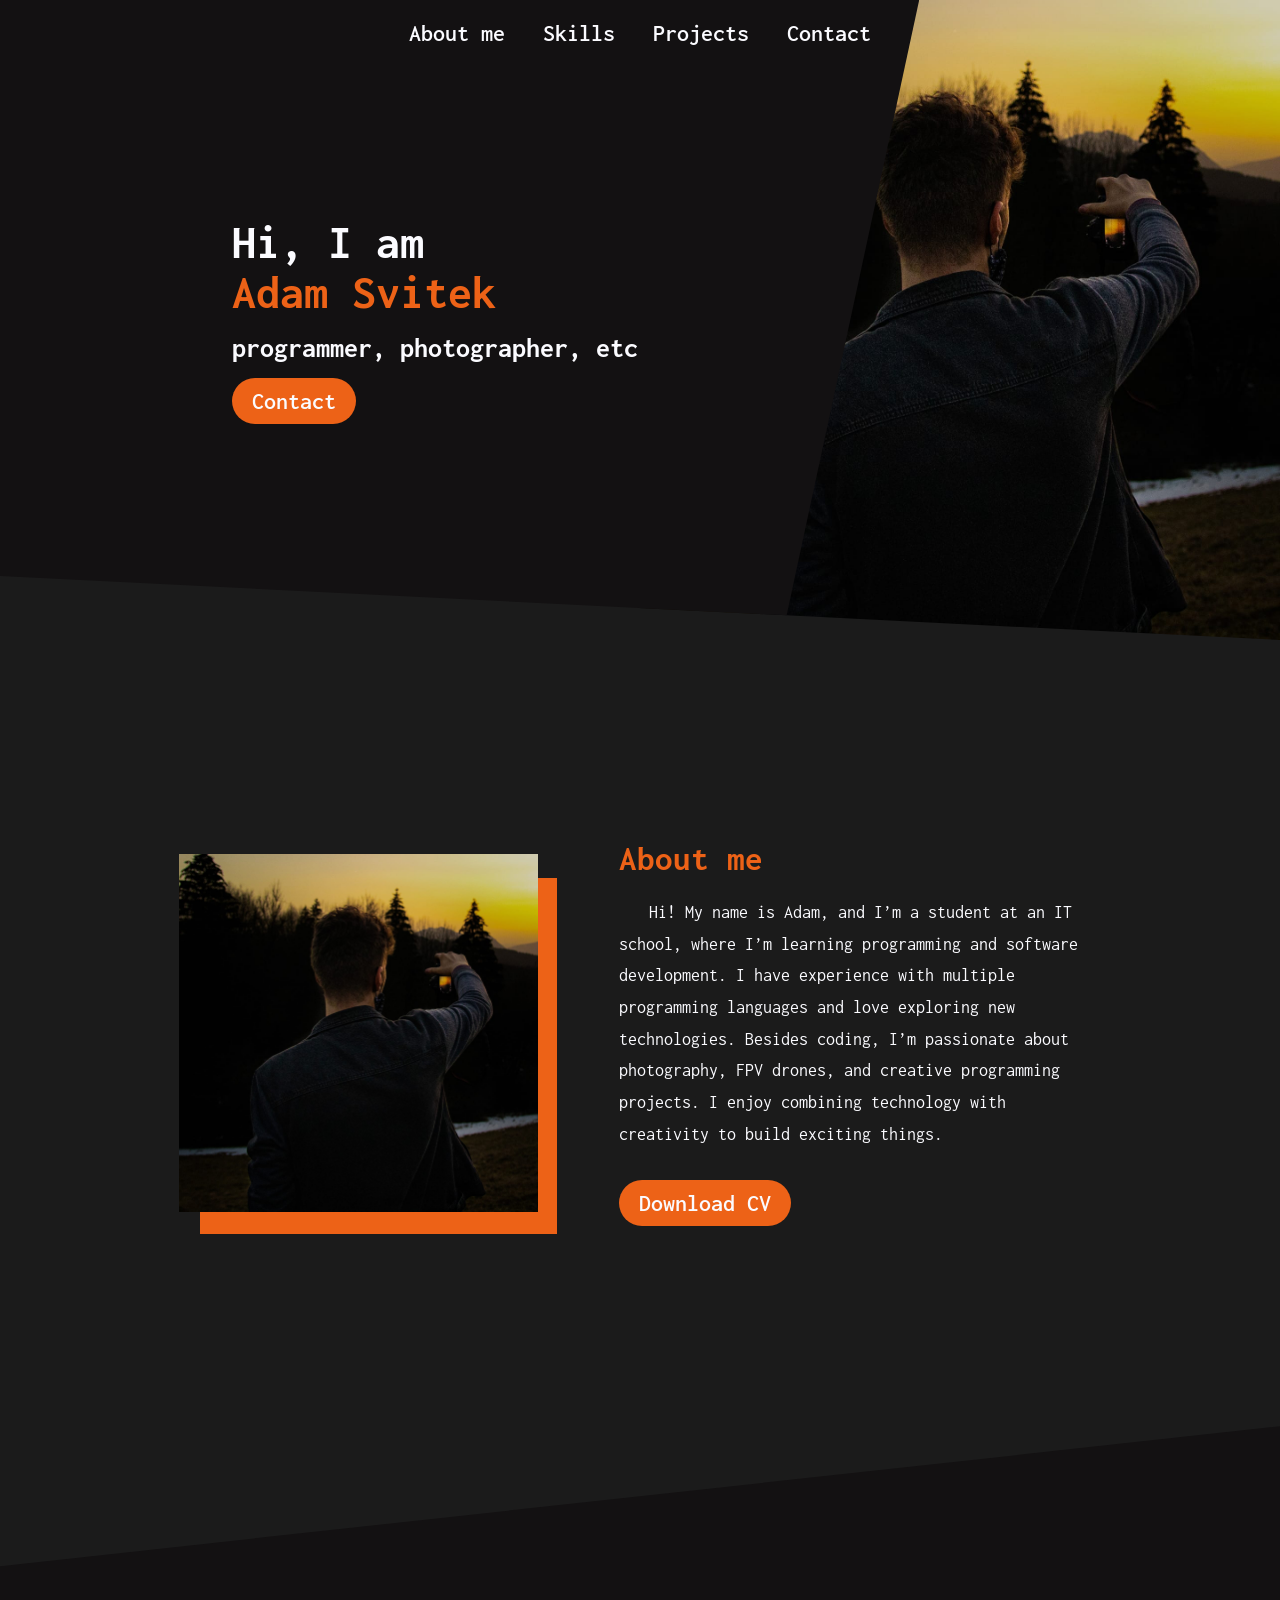
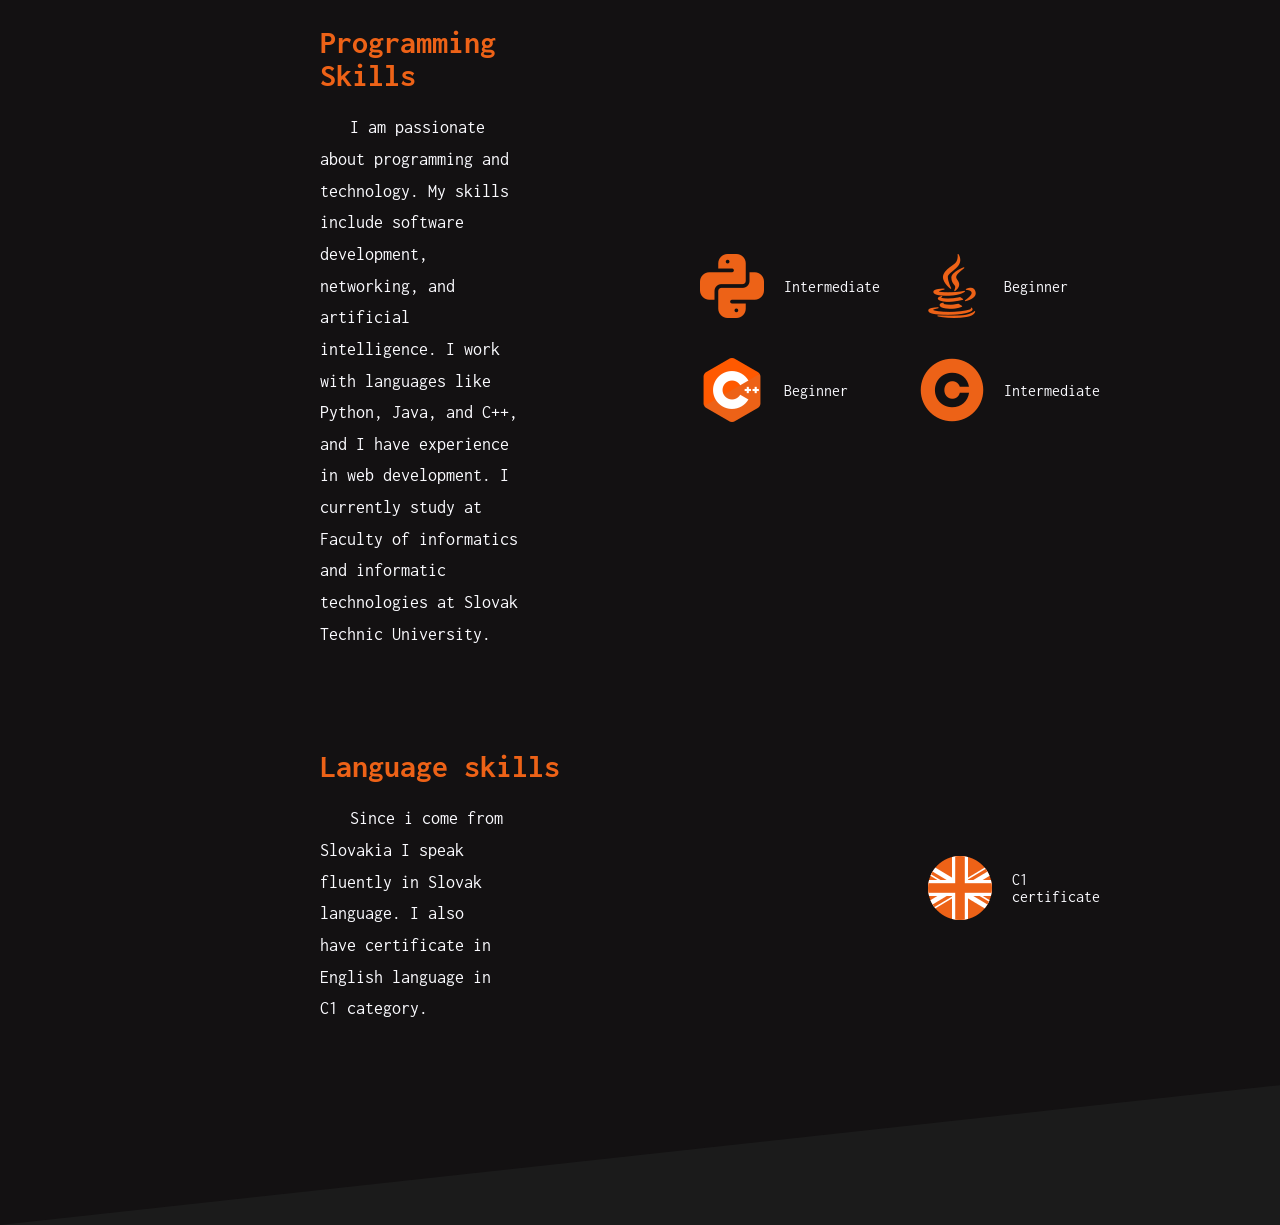
<file: WEBSITE blog/html/index.html>
<!DOCTYPE html>
<html lang="en">
<head>
    <meta charset="UTF-8">
    <meta name="viewport" content="width=device-width, initial-scale=1.0">
    <title>My blog</title>
    <link rel="stylesheet" href="../styles/secondstyle.css">
    <link rel="preconnect" href="https://fonts.googleapis.com">
<link rel="preconnect" href="https://fonts.gstatic.com" crossorigin>
<link href="https://fonts.googleapis.com/css2?family=Inconsolata:wght@200..900&display=swap" rel="stylesheet">

</head>
<body>
    <header>
        <nav class="nav-bar">
            <ul>
                <li><a href="#about">About me</a></li>
                <li><a href="#">Skills</a></li>
                <li><a href="#">Projects</a></li>
                <li><a href="#">Contact</a></li>
            </ul>
        </nav>
    </header>
    <div class="hero">
        <div class="hero-text">
            <h1>Hi, I am <br> <span class="color-text">Adam Svitek</span> </h1>
            <h3>programmer, photographer, etc</h3>
            <div >
                <button class="hero-button">Contact</button>
            </div>
        </div>
        <img src="../images/me.jpg" alt="me">
    </div>

    <div class="second-section" id="about">
        <img src="../images/me.jpg" alt="me.jpg">
        <div class="second-text">
            <h1>About me</h1>
            <p>Hi! My name is Adam, and I’m a student at an IT school, where I’m learning programming and software development. I have experience with multiple programming languages and love exploring new technologies. Besides coding, I’m passionate about photography, FPV drones, and creative programming projects. I enjoy combining technology with creativity to build exciting things.</p>
            <button class="section-button">Download CV</button>    
        </div>
    </div>

    <div class="skills-section">
        <div class="prog-skills">
            <div class="prog-skills-text">
                <h1>Programming Skills</h1>
                <p>I am passionate about programming and technology. My skills include software development, networking, and artificial intelligence. I work with languages like Python, Java, and C++, and I have experience in web development. I currently study at Faculty of informatics and informatic technologies at Slovak Technic University.</p> 
            </div>
            <div class="prog-icons">
                <div class="icon-group1">
                    <img src="../images/python.png" alt="python">
                    <p>Intermediate</p>
                </div>
                <div class="icon-group2">
                    <img src="../images/c.png" alt="c">
                    <p>Intermediate</p>
                </div>
                <div class="icon-group3">
                    <img src="../images/cpp.png" alt="cpp">
                    <p>Beginner</p>
                </div>
                <div class="icon-group4">
                    <img src="../images/java2.png" alt="java">
                    <p>Beginner</p>
                </div>
            </div>
            
        </div>
        <div class="lang-skills">
            <div class="lang-skills-text">
                <h1>Language skills</h1>
                <p>Since i come from Slovakia I speak fluently in Slovak language. I also have certificate in English language in C1 category.</p>
            </div>
            <div class="lang-icons">
                <div class="icon-group5">
                    <img src="../images/united-kingdom.png" alt="eng">
                    <p>C1 certificate</p>
                </div>
                
            </div>
        </div>

        


    </div>



    
    <script src="../javascripts/script.js"></script>
</body>
</html>
</file>
<file: WEBSITE blog/styles/secondstyle.css>
*{
    margin: 0;
    padding: 0;

}

html {
    scroll-behavior: smooth;
}

body{
    font-family: "Inconsolata", serif;
    background-color: #1b1b1b;
    color:#FBFBFF;
}
.nav-bar {
    position: absolute;  /* Make it float above the hero */
    top: 0;
    left: 0;
    width: 100%;  /* Full width */
    z-index: 1000; /* Ensure it's above other elements */
    padding: 20px 0;
    background: transparent; /* Transparent background */
}


.nav-bar ul {
    list-style-type: none;
    padding: 0;
    text-align: center;
}
.nav-bar ul li {
    display: inline;
    margin: 0 15px;
}

.nav-bar ul li a {
    font-weight: 600;
    transition: color 0.3s;
    color:#FBFBFF;
    text-decoration: none;
    font-size: 1.5rem;
}

.nav-bar ul li a:hover{
    color: #ED6217;
}

.hero{
    display: flex;
    justify-content: space-between;
    margin-bottom: 200px;
    clip-path: polygon(0 0, 100% 0, 100% 100%, 0 90%);
    box-shadow: 18px 16px 36px 1px rgba(0,0,0,0.75);

}
.hero-text{
    z-index: 2;
    font-size: 1.5rem;
    background-color:#131112;
    display: flex;
    flex-direction: column;
    justify-content: center;
    padding-inline: 22%;
    clip-path: polygon(0 0, 100% 0%, 85% 100%, 0% 100%);
    
}
.hero-text h1,h3{
    margin-left: -50px;
    margin-bottom: 1rem;
}
.hero-button{
    font-family: "Inconsolata", serif;
    padding:10px 20px;
    margin-left: -50px;
    border: 0;
    cursor: pointer;
    font-weight: 600;
    border-radius: 40px;
    font-size: 1.5rem;
    color: #FBFBFF;
    background-color: #ED6217;
    transition: background-color 0.5s;
}
.hero-button:hover{
    background-color: #a1400c;
}

.color-text{
    color: #ED6217;
}

.hero img{
    z-index: -20;
    margin-left: -50%;
    z-index: -11;
    width: 50%;
    object-fit: cover;
    
}




.second-section{
    opacity: 0;
    transform: translateY(50px);
    margin-bottom: 200px;
    display: flex;
    justify-content: space-between;
    align-items: center;
    margin-inline:10%;
    gap: 30px;
    transition: opacity 1s ease, transform 1s ease; 
    
}

.second-section.visible{
    opacity:1;
    transform: translateY(0);

}

.second-text{
    margin-inline: 5%;
}

.second-text h1{
    font-size: 2.2rem;
    margin-bottom: 20px;
    color: #ED6217;
}

.second-text p{
    font-size: 1.1rem;
    line-height: 1.8 ;
    text-indent: 30px;
}

.section-button{
    margin-top: 30px;
    font-family: "Inconsolata", serif;
    padding:10px 20px;
    border: 0;
    cursor: pointer;
    font-weight: 600;
    border-radius: 40px;
    font-size: 1.5rem;
    color: #FBFBFF;
    background-color: #ED6217;
    transition: background-color 0.5s;
}
.section-button:hover{
    background-color: #a1400c;
    
}




.second-section img{
    width: 35%;
    margin-left: 5%;
    box-shadow: 20px 23px 0px -1px #ED6217;
}

.skills-section{
    background-color: #131112;
    padding-top: 200px;
    padding-bottom: 200px;
    padding-inline: 10rem;
    display: flex;
    flex-direction: column;
    clip-path: polygon(0 10%, 100% 0, 100% 90%, 0 100%);



}
.prog-skills{
    display: flex;
    justify-content: center;
    align-items: center;
    margin-bottom: 100px;
}

.prog-icons{
    display: grid;

    
}

.icon-group1{
    display: flex;
    grid-column: 1;
    grid-row: 1;
    align-items: center;
    gap: 20px;
    margin: 20px;
}
.icon-group2{
    display: flex;
    grid-column: 2;
    grid-row: 2;
    align-items: center;
    gap: 20px;
    margin: 20px;
}
.icon-group3{
    display: flex;
    grid-column: 1;
    grid-row: 2;
    align-items: center;
    gap: 20px;
    margin: 20px;
}

.icon-group4{
    display: flex;
    grid-column: 2;
    grid-row: 1;
    align-items: center;
    gap: 20px;
    margin: 20px;
}

.prog-skills-text{
    padding-inline: 10rem;
}
.prog-skills-text h1{
    color: #ED6217;
    margin-bottom: 20px;
}
.prog-skills-text p{
    
    font-size: 1.1rem;
    line-height: 1.8 ;
    text-indent: 30px;
}


.lang-skills{
        display: flex;
        justify-content: center;
        align-items: center;
}
.lang-skills-text{
    padding-inline: 10rem;
}
.lang-skills-text h1{
    color: #ED6217;
    margin-bottom: 20px;
}
.lang-skills-text p{
    font-size: 1.1rem;
    line-height: 1.8 ;
    text-indent: 30px;
    padding-right: 15rem;
}

.lang-icons{
    display: grid;

    
}
.icon-group5{
    display: flex;
    grid-column: 1;
    grid-row: 1;
    align-items: center;
    gap: 20px;
    margin: 20px;
}
</file>
